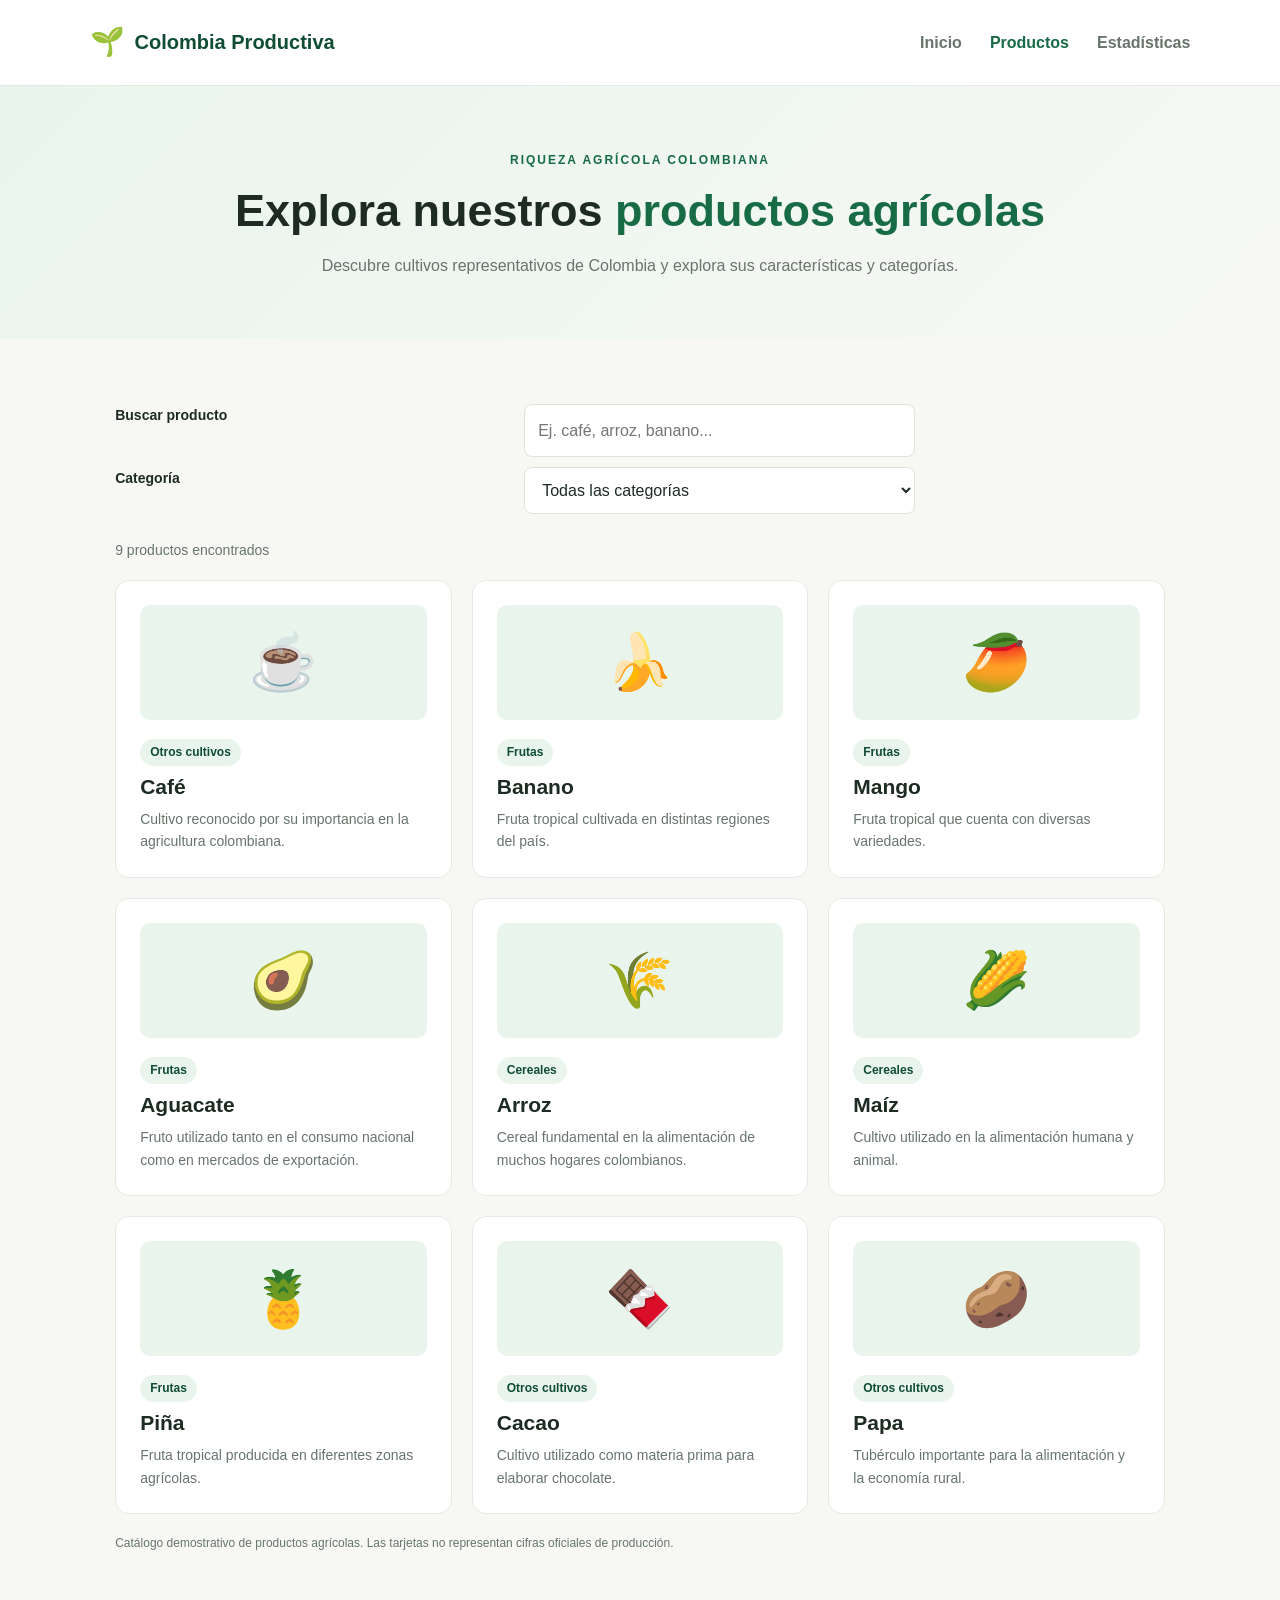
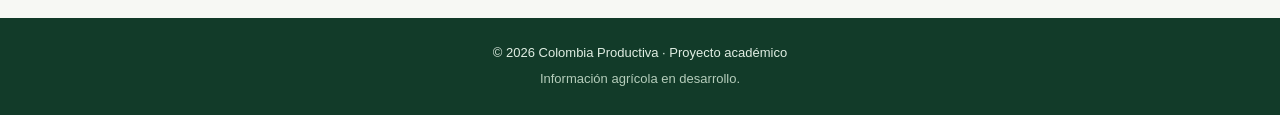
<file: pages/productos.html>
<!DOCTYPE html>
<html lang="es">
<head>
    <meta charset="UTF-8">
    <meta name="viewport" content="width=device-width, initial-scale=1.0">
    <title>Productos agrícolas | Colombia Productiva</title>
    <link rel="stylesheet" href="../css/styles.css">
</head>
<body>
    <header class="encabezado">
        <a href="../index.html" class="logo">
            <span class="logo-icono">🌱</span>
            Colombia Productiva
        </a>

        <nav class="navegacion">
            <a href="../index.html">Inicio</a>
            <a href="productos.html" class="activo">Productos</a>
            <a href="estadisticas.html">Estadísticas</a>
        </nav>
    </header>

    <main>
        <section class="catalogo-hero">
            <span class="etiqueta">RIQUEZA AGRÍCOLA COLOMBIANA</span>
            <h1>Explora nuestros <span>productos agrícolas</span></h1>
            <p>
                Descubre cultivos representativos de Colombia y explora
                sus características y categorías.
            </p>
        </section>

        <section class="seccion catalogo">
            <div class="buscador">
                <label for="buscar-producto">Buscar producto</label>
                <input
                    type="search"
                    id="buscar-producto"
                    placeholder="Ej. café, arroz, banano..."
                >

                <label for="filtro-categoria">Categoría</label>
                <select id="filtro-categoria">
                    <option value="todos">Todas las categorías</option>
                    <option value="frutas">Frutas</option>
                    <option value="cereales">Cereales</option>
                    <option value="otros">Otros cultivos</option>
                </select>
            </div>

            <p id="contador-productos" class="contador-productos"></p>

            <div id="catalogo-productos" class="productos-grid"></div>

            <p id="sin-resultados" class="sin-resultados" hidden>
                No encontramos productos que coincidan con tu búsqueda.
            </p>

            <p class="nota-datos">
                Catálogo demostrativo de productos agrícolas. Las tarjetas
                no representan cifras oficiales de producción.
            </p>
        </section>
    </main>

    <footer class="pie">
        <p>© 2026 Colombia Productiva · Proyecto académico</p>
        <p>Información agrícola en desarrollo.</p>
    </footer>

    <script src="../js/productos.js"></script>
</body>
</html>
</file>
<file: css/styles.css>
:root {
    --verde: #176b45;
    --verde-oscuro: #104d33;
    --verde-claro: #e9f5ec;
    --fondo: #f7f8f4;
    --texto: #1d2b23;
    --gris: #68746c;
    --blanco: #ffffff;
}

* {
    box-sizing: border-box;
    margin: 0;
    padding: 0;
}

html {
    scroll-behavior: smooth;
}

body {
    font-family: Arial, Helvetica, sans-serif;
    background: var(--fondo);
    color: var(--texto);
    line-height: 1.6;
}

a {
    color: inherit;
    text-decoration: none;
}

.encabezado {
    display: flex;
    justify-content: space-between;
    align-items: center;
    gap: 24px;
    padding: 20px 7%;
    background: var(--blanco);
    border-bottom: 1px solid #e5eae5;
}

.logo {
    display: flex;
    align-items: center;
    gap: 10px;
    color: var(--verde-oscuro);
    font-size: 20px;
    font-weight: 800;
}

.logo-icono {
    font-size: 28px;
}

.navegacion {
    display: flex;
    flex-wrap: wrap;
    gap: 28px;
}

.navegacion a {
    color: var(--gris);
    font-weight: 600;
}

.navegacion a:hover,
.navegacion a.activo {
    color: var(--verde);
}

.hero {
    min-height: 440px;
    display: grid;
    grid-template-columns: 1.2fr 0.8fr;
    align-items: center;
    gap: 40px;
    padding: 75px 9%;
    color: var(--blanco);
    background:
        radial-gradient(circle at 85% 20%, #5e9b66 0, transparent 30%),
        linear-gradient(125deg, #104d33, #176b45 65%, #2e8052);
}

.hero-contenido {
    max-width: 650px;
}

.etiqueta {
    display: inline-block;
    margin-bottom: 14px;
    color: #9bd9a7;
    font-size: 12px;
    font-weight: 800;
    letter-spacing: 2px;
}

.hero h1 {
    margin-bottom: 20px;
    font-size: clamp(36px, 5vw, 58px);
    line-height: 1.12;
}

.hero h1 span {
    color: #b5ed9d;
}

.hero-contenido > p {
    max-width: 530px;
    margin-bottom: 28px;
    color: #e0eee3;
    font-size: 17px;
}

.hero-botones {
    display: flex;
    flex-wrap: wrap;
    gap: 12px;
}

.boton {
    display: inline-block;
    padding: 12px 20px;
    border: 1px solid transparent;
    border-radius: 8px;
    font-weight: 700;
    text-align: center;
    transition: transform 0.2s, background 0.2s;
}

.boton:hover {
    transform: translateY(-2px);
}

.boton-principal {
    background: #b5ed9d;
    color: #173c27;
}

.boton-secundario {
    border-color: #a6c9ad;
    color: var(--blanco);
}

.hero-visual {
    display: flex;
    min-height: 240px;
    align-items: flex-end;
    justify-content: center;
    padding: 24px;
    border: 1px solid #ffffff30;
    border-radius: 24px;
    background:
        linear-gradient(160deg, #ffffff0a, #ffffff25),
        radial-gradient(ellipse at center, #c5e8a940, transparent 70%);
}

.tarjeta-flotante {
    display: flex;
    width: 100%;
    max-width: 340px;
    align-items: center;
    gap: 14px;
    padding: 18px;
    border: 1px solid #ffffff50;
    border-radius: 14px;
    background: #ffffffee;
    color: var(--texto);
}

.tarjeta-flotante > span {
    font-size: 35px;
}

.tarjeta-flotante p {
    color: var(--gris);
    font-size: 13px;
}

.seccion {
    padding: 65px 9%;
}

.seccion-titulo {
    margin-bottom: 28px;
}

.seccion-titulo .etiqueta,
.llamada .etiqueta {
    color: var(--verde);
}

.seccion h2 {
    margin-bottom: 8px;
    font-size: clamp(25px, 3vw, 34px);
    line-height: 1.25;
}

.seccion-titulo p,
.llamada p {
    color: var(--gris);
}

.resumen {
    display: grid;
    grid-template-columns: repeat(2, minmax(0, 1fr));
    gap: 18px;
    margin-bottom: 25px;
}

.resumen-card {
    display: flex;
    align-items: center;
    gap: 16px;
    padding: 22px;
    border: 1px solid #e6ebe4;
    border-radius: 14px;
    background: var(--blanco);
}

.resumen-icono {
    display: grid;
    width: 52px;
    height: 52px;
    flex-shrink: 0;
    place-items: center;
    border-radius: 12px;
    background: var(--verde-claro);
    font-size: 25px;
}

.resumen-card p {
    color: var(--gris);
    font-size: 13px;
}

.resumen-card h3 {
    font-size: 18px;
}

.estado {
    margin: 18px 0;
    color: var(--gris);
    font-size: 14px;
}

.departamentos-grid {
    display: grid;
    grid-template-columns: repeat(3, minmax(0, 1fr));
    gap: 16px;
}

.departamento-card {
    padding: 20px;
    border: 1px solid #e5eae4;
    border-radius: 12px;
    background: var(--blanco);
    transition: transform 0.2s, box-shadow 0.2s;
}

.departamento-card:hover {
    transform: translateY(-3px);
    box-shadow: 0 8px 22px #173c2710;
}

.departamento-card span {
    font-size: 24px;
}

.departamento-card h3 {
    margin: 8px 0 4px;
    font-size: 17px;
}

.departamento-card p {
    color: var(--gris);
    font-size: 13px;
}

.llamada {
    display: flex;
    justify-content: space-between;
    align-items: center;
    gap: 30px;
    margin: 0 9% 60px;
    padding: 35px;
    border-radius: 18px;
    background: var(--verde-claro);
}

.llamada > div {
    max-width: 650px;
}

.llamada p {
    margin-top: 10px;
}

.llamada .boton {
    flex-shrink: 0;
    background: var(--verde);
    color: var(--blanco);
}

.pie {
    padding: 25px 7%;
    background: #123b29;
    color: #e0eee3;
    text-align: center;
    font-size: 13px;
}

.pie p + p {
    margin-top: 5px;
    color: #b5cdbb;
}

@media (max-width: 800px) {
    .encabezado {
        flex-direction: column;
    }

    .hero {
        grid-template-columns: 1fr;
        padding: 55px 7%;
    }

    .hero-visual {
        min-height: 160px;
    }

    .seccion {
        padding: 45px 7%;
    }

    .departamentos-grid {
        grid-template-columns: repeat(2, minmax(0, 1fr));
    }

    .llamada {
        flex-direction: column;
        align-items: flex-start;
        margin: 0 7% 40px;
    }
}

@media (max-width: 500px) {
    .navegacion {
        justify-content: center;
        gap: 16px;
    }

    .resumen,
    .departamentos-grid {
        grid-template-columns: 1fr;
    }

    .hero h1 {
        font-size: 38px;
    }
}


/* Catálogo de productos agrícolas */

.catalogo-hero {
    padding: 60px 9%;
    text-align: center;
    background: linear-gradient(135deg, #e9f5ec, #f7f8f4);
}

.catalogo-hero .etiqueta {
    color: var(--verde);
}

.catalogo-hero h1 {
    margin-bottom: 15px;
    font-size: clamp(30px, 4vw, 45px);
    line-height: 1.2;
}

.catalogo-hero h1 span {
    color: var(--verde);
}

.catalogo-hero p {
    max-width: 650px;
    margin: 0 auto;
    color: var(--gris);
}

.buscador {
    display: grid;
    grid-template-columns: 1fr 1fr;
    gap: 10px 18px;
    max-width: 800px;
    margin-bottom: 25px;
}

.buscador label {
    font-size: 14px;
    font-weight: 700;
}

.buscador input,
.buscador select {
    width: 100%;
    min-width: 0;
    padding: 13px;
    border: 1px solid #dce4dc;
    border-radius: 8px;
    background: var(--blanco);
    color: var(--texto);
    font: inherit;
}

.buscador input:focus,
.buscador select:focus {
    outline: 2px solid #8cc99a;
    border-color: var(--verde);
}

.contador-productos {
    margin-bottom: 18px;
    color: var(--gris);
    font-size: 14px;
}

.productos-grid {
    display: grid;
    grid-template-columns: repeat(3, minmax(0, 1fr));
    gap: 20px;
}

.producto-card {
    padding: 24px;
    border: 1px solid #e5eae4;
    border-radius: 14px;
    background: var(--blanco);
    transition: transform 0.2s, box-shadow 0.2s;
}

.producto-card:hover {
    transform: translateY(-4px);
    box-shadow: 0 10px 25px #173c2712;
}

.producto-icono {
    display: grid;
    height: 115px;
    margin-bottom: 18px;
    place-items: center;
    border-radius: 10px;
    background: var(--verde-claro);
    font-size: 55px;
}

.producto-categoria {
    display: inline-block;
    margin-bottom: 8px;
    padding: 4px 10px;
    border-radius: 20px;
    background: var(--verde-claro);
    color: var(--verde-oscuro);
    font-size: 12px;
    font-weight: 700;
}

.producto-card h2 {
    margin-bottom: 8px;
    font-size: 21px;
}

.producto-card p {
    color: var(--gris);
    font-size: 14px;
}

.nota-datos {
    margin-top: 25px;
    color: var(--gris);
    font-size: 12px;
}

.sin-resultados {
    padding: 25px 0;
    color: var(--gris);
}

@media (max-width: 800px) {
    .productos-grid {
        grid-template-columns: repeat(2, minmax(0, 1fr));
    }

    .catalogo-hero {
        padding: 45px 7%;
    }
}

@media (max-width: 500px) {
    .productos-grid,
    .buscador {
        grid-template-columns: 1fr;
    }
}

/* Página de estadísticas */

.aviso-estadisticas {
    display: flex;
    align-items: flex-start;
    gap: 14px;
    margin-bottom: 25px;
    padding: 18px;
    border: 1px solid #d9e7d9;
    border-radius: 12px;
    background: #eef6ed;
}

.aviso-estadisticas span {
    flex-shrink: 0;
    font-size: 23px;
}

.aviso-estadisticas p {
    color: var(--verde-oscuro);
}

.grafica-card {
    width: 100%;
    padding: 25px;
    border: 1px solid #e5eae4;
    border-radius: 14px;
    background: var(--blanco);
    box-shadow: 0 4px 16px #173c2708;
}

.grafica-card h2 {
    margin-bottom: 8px;
    color: var(--texto);
    font-size: 22px;
}

.texto-secundario {
    color: var(--gris);
    font-size: 14px;
}

.estado {
    min-height: 24px;
    margin: 18px 0 10px;
    color: var(--gris);
    font-size: 14px;
}

.grafica-contenedor {
    position: relative;
    width: 100%;
    height: 350px;
    margin-top: 20px;
}

.grafica-contenedor canvas {
    display: block;
    width: 100% !important;
    height: 100% !important;
}

.nota-datos {
    margin-top: 20px;
    color: var(--gris);
    font-size: 12px;
}

.nota-datos a {
    color: var(--verde);
    text-decoration: underline;
    text-underline-offset: 3px;
}

.nota-datos a:hover {
    color: var(--verde-oscuro);
}

@media (max-width: 800px) {
    .grafica-card {
        padding: 20px;
    }
}

@media (max-width: 500px) {
    .grafica-card {
        padding: 16px;
    }

    .grafica-contenedor {
        height: 260px;
    }

    .aviso-estadisticas {
        padding: 14px;
    }
}
</file>
